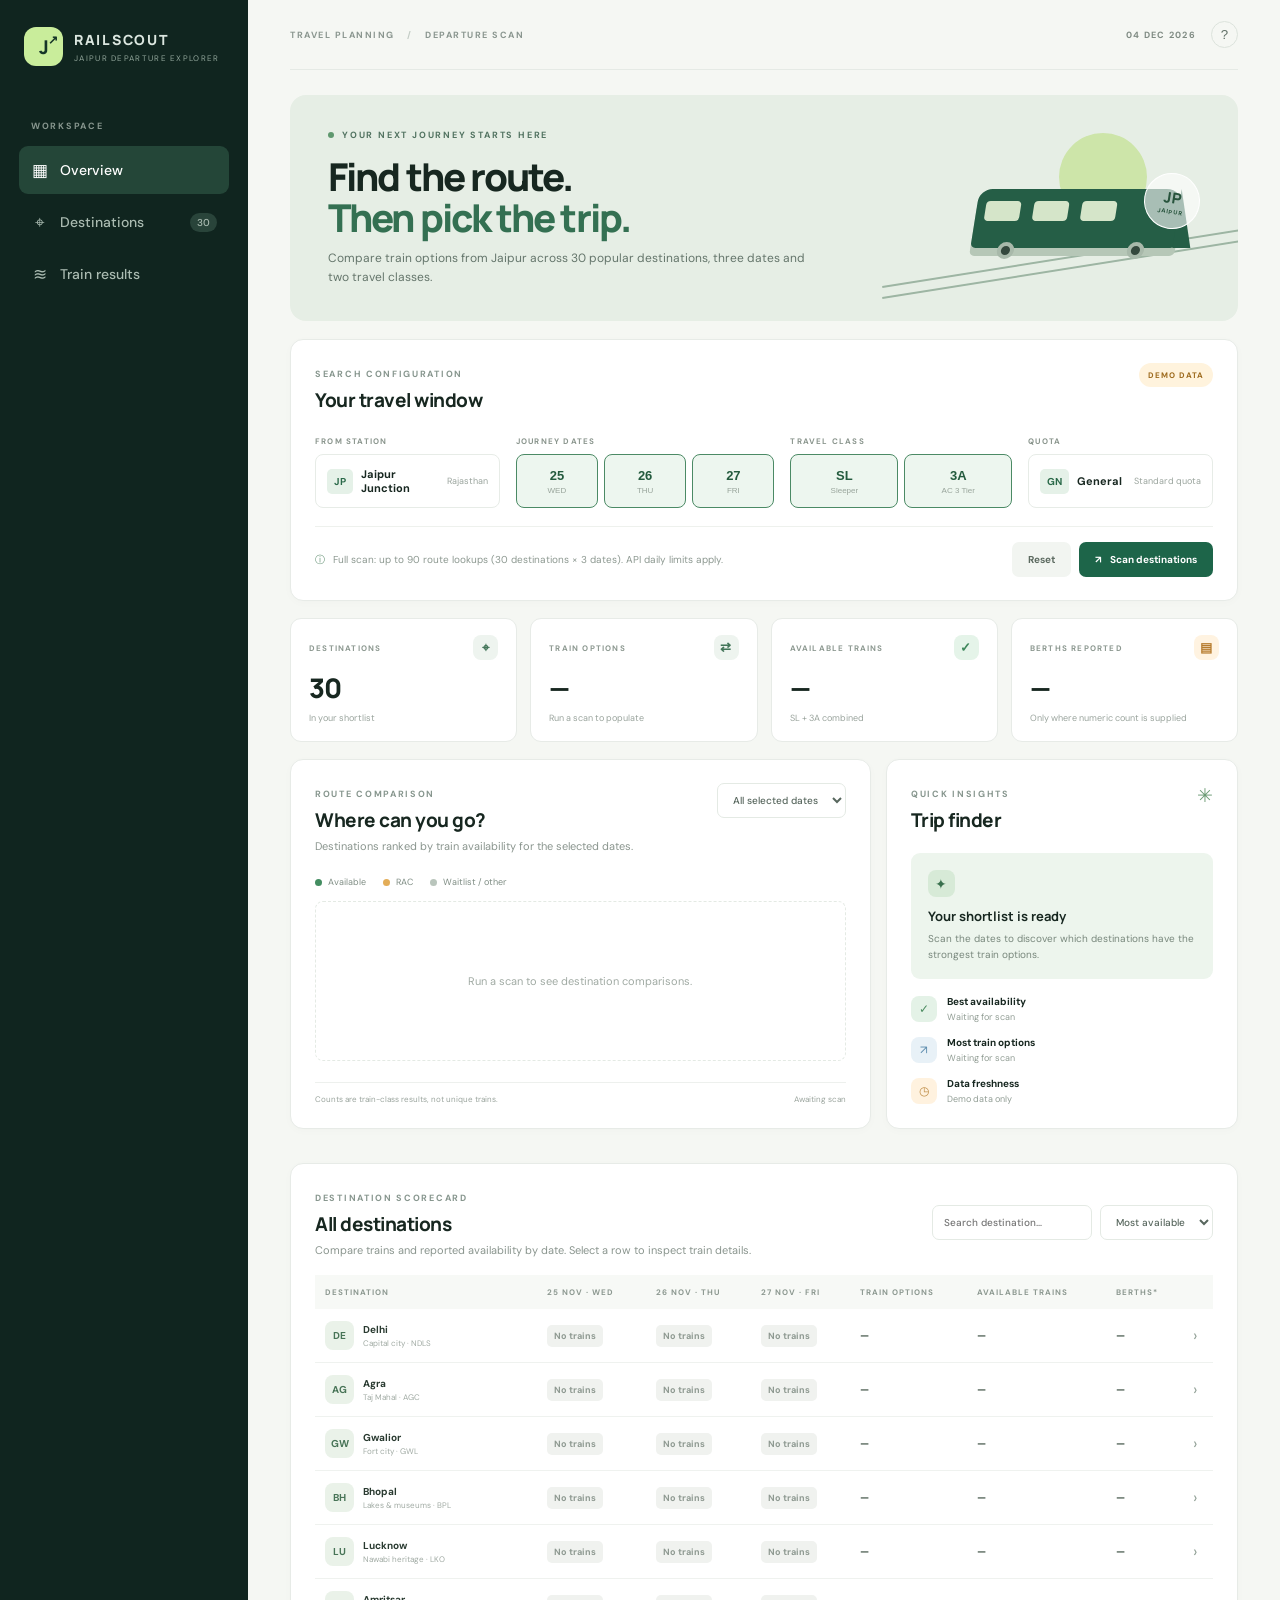
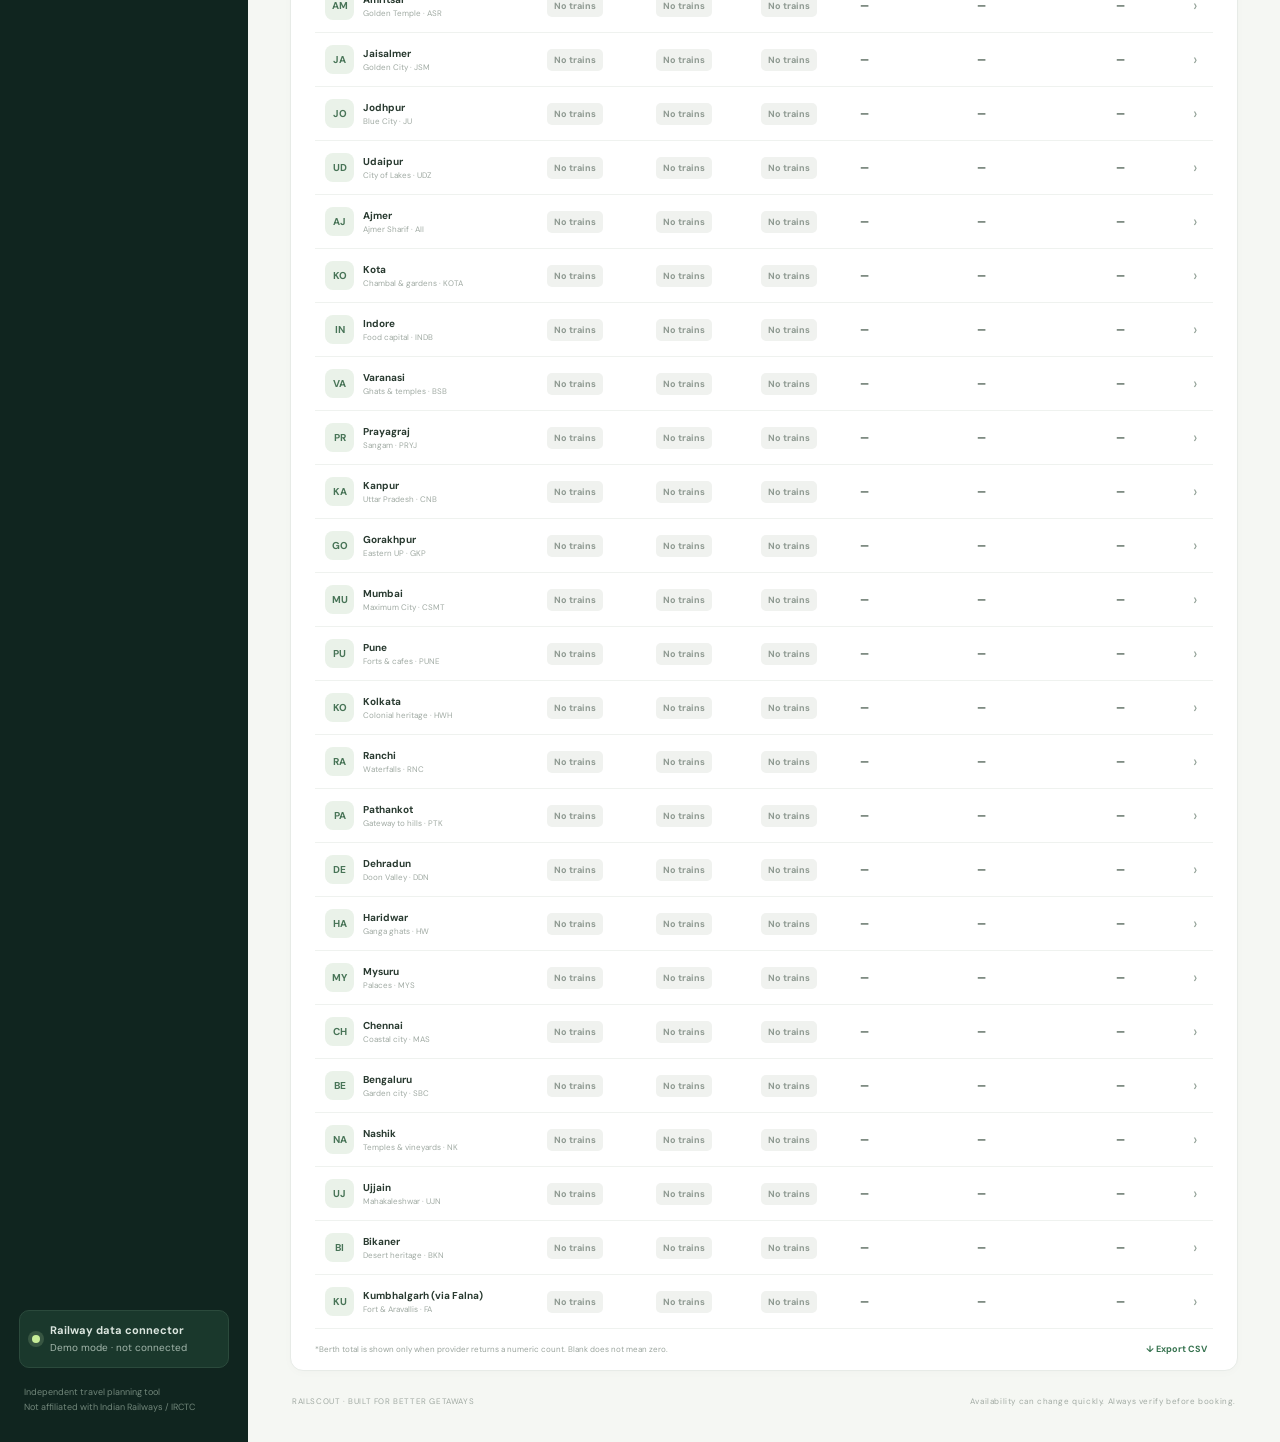
<file: index.html>
<!doctype html>
<html lang="en">
<head>
<meta charset="utf-8"><meta name="viewport" content="width=device-width,initial-scale=1">
<meta name="theme-color" content="#10251f"><title>Jaipur Departure Explorer</title>
<link rel="preconnect" href="https://fonts.googleapis.com"><link rel="preconnect" href="https://fonts.gstatic.com" crossorigin>
<link href="https://fonts.googleapis.com/css2?family=DM+Sans:wght@400;500;600;700&family=Manrope:wght@400;500;600;700;800&display=swap" rel="stylesheet">
<link rel="stylesheet" href="styles.css">
</head>
<body>
<div class="app-shell">
  <aside class="sidebar">
    <div class="brand"><div class="brand-mark">J<span>↗</span></div><div><b>RAILSCOUT</b><small>JAIPUR DEPARTURE EXPLORER</small></div></div>
    <div class="side-label">WORKSPACE</div>
    <a class="nav active" href="#overview"><span>▦</span> Overview</a>
    <a class="nav" href="#destinations"><span>⌖</span> Destinations <em>30</em></a>
    <a class="nav" href="#train-results"><span>≋</span> Train results</a>
    <div class="side-bottom"><div class="side-note"><div class="pulse"></div><div><b>Railway data connector</b><small id="connectorState">Demo mode · not connected</small></div></div><div class="side-foot">Independent travel planning tool<br>Not affiliated with Indian Railways / IRCTC</div></div>
  </aside>
  <main class="main" id="overview">
    <header class="topbar"><div class="crumb">TRAVEL PLANNING <span>/</span> DEPARTURE SCAN</div><div class="top-actions"><span class="today" id="todayLabel">19 NOV 2026</span><button class="icon-btn" id="helpBtn" title="Help">?</button></div></header>
    <section class="hero"><div><div class="eyebrow"><span class="eyebrow-dot"></span> YOUR NEXT JOURNEY STARTS HERE</div><h1>Find the route.<br><i>Then pick the trip.</i></h1><p>Compare train options from Jaipur across 30 popular destinations, three dates and two travel classes.</p></div><div class="hero-art"><div class="sun"></div><div class="track t1"></div><div class="track t2"></div><div class="train-illustration"><div class="train-window"></div><div class="train-window"></div><div class="train-window"></div><div class="train-wheel w1"></div><div class="train-wheel w2"></div></div><div class="hero-stamp">JP<br><small>JAIPUR</small></div></div></section>
    <section class="filters panel">
      <div class="panel-heading"><div><span class="section-kicker">SEARCH CONFIGURATION</span><h2>Your travel window</h2></div><span class="status-pill demo" id="modePill">DEMO DATA</span></div>
      <div class="filter-grid">
        <label class="field"><span>FROM STATION</span><div class="input-wrap fixed"><b>JP</b><strong>Jaipur Junction</strong><small>Rajasthan</small></div></label>
        <label class="field"><span>JOURNEY DATES</span><div class="date-pills"><button class="date-pill selected" data-date="2026-11-25">25 <small>WED</small></button><button class="date-pill selected" data-date="2026-11-26">26 <small>THU</small></button><button class="date-pill selected" data-date="2026-11-27">27 <small>FRI</small></button></div></label>
        <label class="field"><span>TRAVEL CLASS</span><div class="class-pills"><button class="class-pill selected" data-class="SL">SL <small>Sleeper</small></button><button class="class-pill selected" data-class="3A">3A <small>AC 3 Tier</small></button></div></label>
        <label class="field"><span>QUOTA</span><div class="input-wrap fixed quota"><b>GN</b><strong>General</strong><small>Standard quota</small></div></label>
      </div>
      <div class="filter-footer"><div class="filter-hint"><span>ⓘ</span> Full scan: up to 90 route lookups (30 destinations × 3 dates). API daily limits apply.</div><div class="actions"><button class="btn btn-ghost" id="resetBtn">Reset</button><button class="btn btn-primary" id="scanBtn"><span>↗</span> Scan destinations</button></div></div>
    </section>
    <section class="stats-grid" id="statsGrid">
      <div class="stat-card"><div class="stat-top"><span>DESTINATIONS</span><span class="stat-icon">⌖</span></div><strong id="statDest">30</strong><small>In your shortlist</small></div>
      <div class="stat-card"><div class="stat-top"><span>TRAIN OPTIONS</span><span class="stat-icon">⇄</span></div><strong id="statTrains">—</strong><small id="statTrainsSub">Run a scan to populate</small></div>
      <div class="stat-card"><div class="stat-top"><span>AVAILABLE TRAINS</span><span class="stat-icon green">✓</span></div><strong id="statAvailable">—</strong><small>SL + 3A combined</small></div>
      <div class="stat-card"><div class="stat-top"><span>BERTHS REPORTED</span><span class="stat-icon amber">▤</span></div><strong id="statBerths">—</strong><small>Only where numeric count is supplied</small></div>
    </section>
    <section class="content-grid">
      <div class="panel chart-panel" id="destinations"><div class="panel-heading"><div><span class="section-kicker">ROUTE COMPARISON</span><h2>Where can you go?</h2><p>Destinations ranked by train availability for the selected dates.</p></div><select id="chartDate" class="select"><option value="all">All selected dates</option><option value="2026-11-25">25 Nov</option><option value="2026-11-26">26 Nov</option><option value="2026-11-27">27 Nov</option></select></div><div class="legend"><span><i class="dot available"></i> Available</span><span><i class="dot rac"></i> RAC</span><span><i class="dot wait"></i> Waitlist / other</span></div><div id="chart" class="bar-chart"><div class="empty-chart">Run a scan to see destination comparisons.</div></div><div class="chart-foot"><span>Counts are train-class results, not unique trains.</span><span id="chartMeta">Awaiting scan</span></div></div>
      <div class="panel insight-panel"><div class="panel-heading"><div><span class="section-kicker">QUICK INSIGHTS</span><h2>Trip finder</h2></div><span class="spark">✳</span></div><div class="insight-main"><div class="insight-icon">✦</div><b id="insightTitle">Your shortlist is ready</b><p id="insightText">Scan the dates to discover which destinations have the strongest train options.</p></div><div class="insight-list"><div><span class="mini-icon green-bg">✓</span><span><b>Best availability</b><small id="bestDest">Waiting for scan</small></span></div><div><span class="mini-icon blue-bg">↗</span><span><b>Most train options</b><small id="mostTrains">Waiting for scan</small></span></div><div><span class="mini-icon amber-bg">◷</span><span><b>Data freshness</b><small id="freshness">Demo data only</small></span></div></div></div>
    </section>
    <section class="panel table-panel" id="train-results"><div class="panel-heading table-heading"><div><span class="section-kicker">DESTINATION SCORECARD</span><h2>All destinations</h2><p>Compare trains and reported availability by date. Select a row to inspect train details.</p></div><div class="table-tools"><input id="searchInput" class="search" placeholder="Search destination…"><select id="sortSelect" class="select"><option value="available">Most available</option><option value="trains">Most trains</option><option value="name">Name A–Z</option></select></div></div>
      <div class="table-scroll"><table><thead><tr><th>DESTINATION</th><th>25 NOV · WED</th><th>26 NOV · THU</th><th>27 NOV · FRI</th><th>TRAIN OPTIONS</th><th>AVAILABLE TRAINS</th><th>BERTHS*</th><th></th></tr></thead><tbody id="destinationRows"><tr><td colspan="8" class="empty-row">No scan results yet. Select your dates and scan destinations.</td></tr></tbody></table></div><div class="table-foot"><span>*Berth total is shown only when provider returns a numeric count. Blank does not mean zero.</span><button class="text-btn" id="exportBtn">↓ Export CSV</button></div></section>
    <footer class="footer"><span>RAILSCOUT · BUILT FOR BETTER GETAWAYS</span><span>Availability can change quickly. Always verify before booking.</span></footer>
  </main>
</div>
<div class="toast" id="toast"></div>
<div class="modal-backdrop" id="modal"><div class="modal"><button class="modal-close" id="modalClose">×</button><span class="section-kicker">TRAIN DETAILS</span><h2 id="modalTitle">Destination</h2><p id="modalSub" class="modal-sub"></p><div id="modalBody"></div><div class="modal-actions"><a id="bookLink" class="btn btn-primary" target="_blank" rel="noopener">Open IRCTC ↗</a><button class="btn btn-ghost" id="modalDone">Close</button></div></div></div>
<script src="config.js"></script><script src="app.js"></script>
</body></html>
</file>
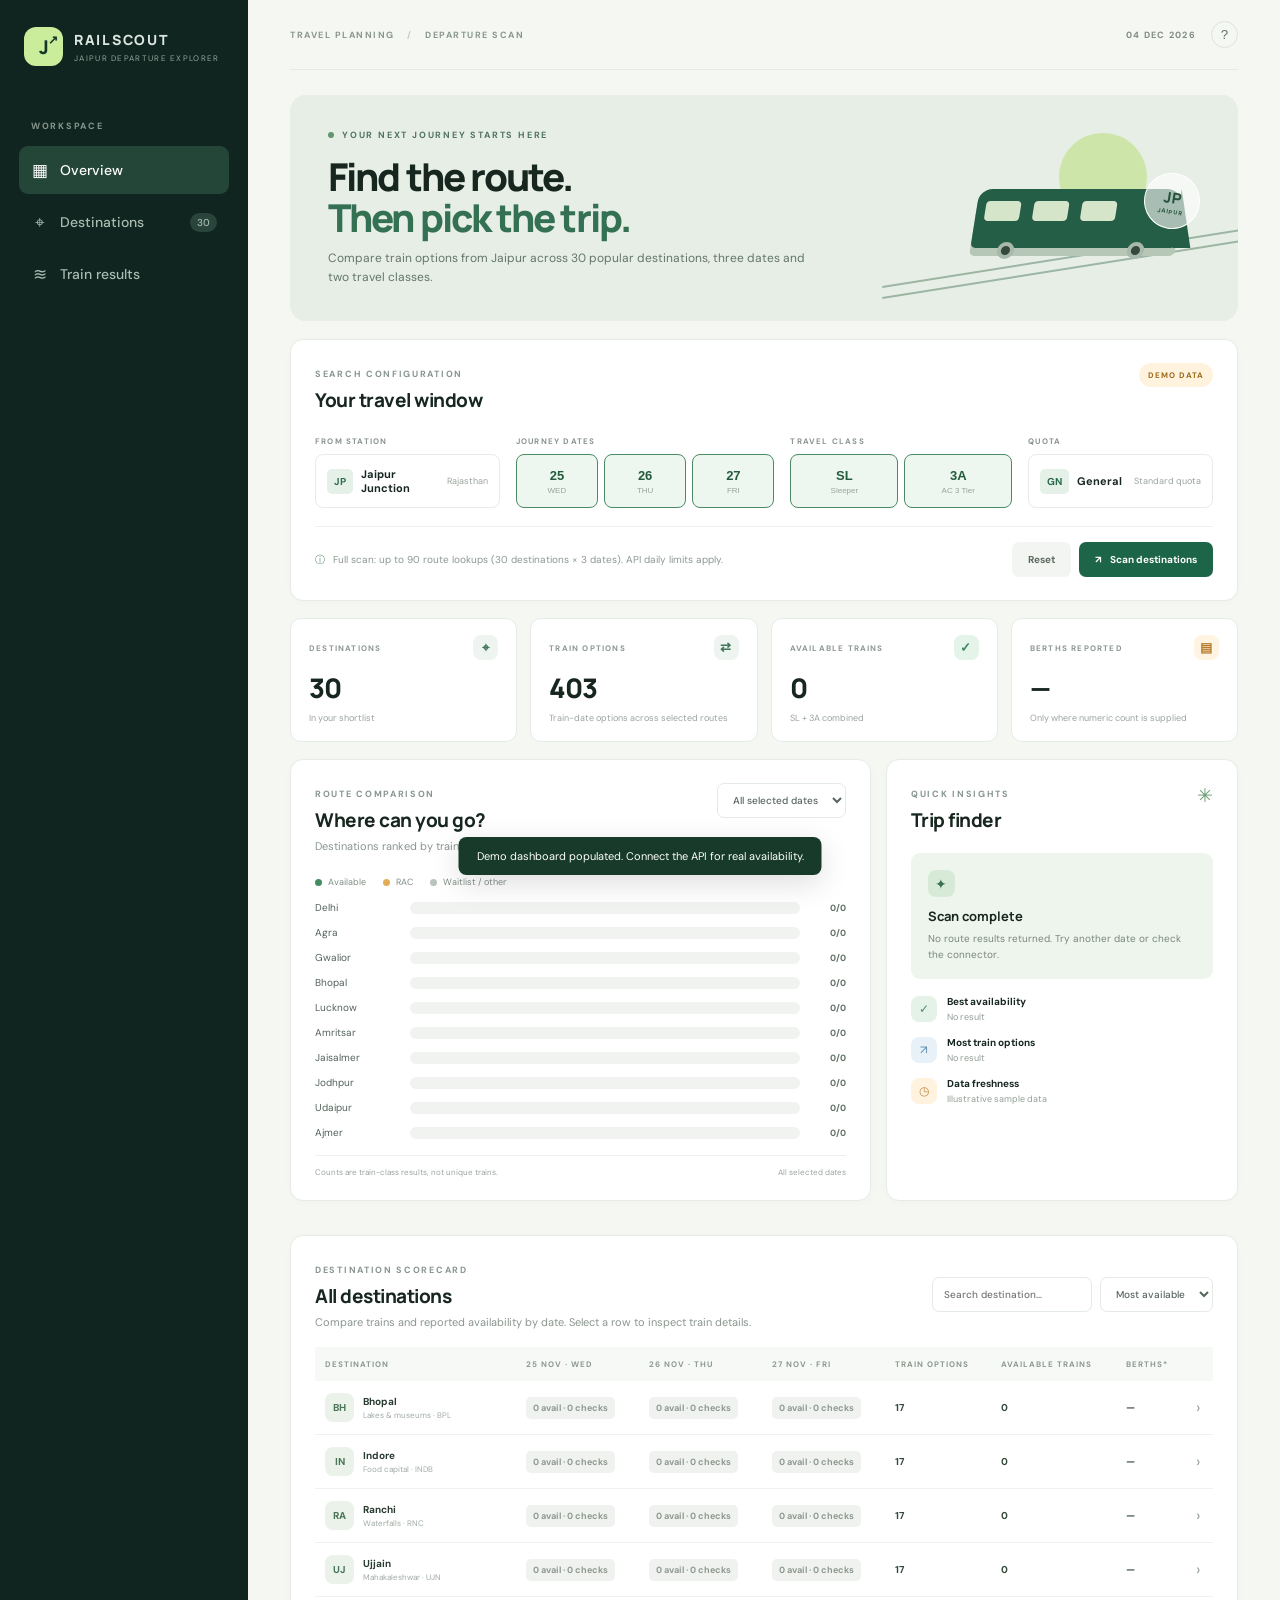
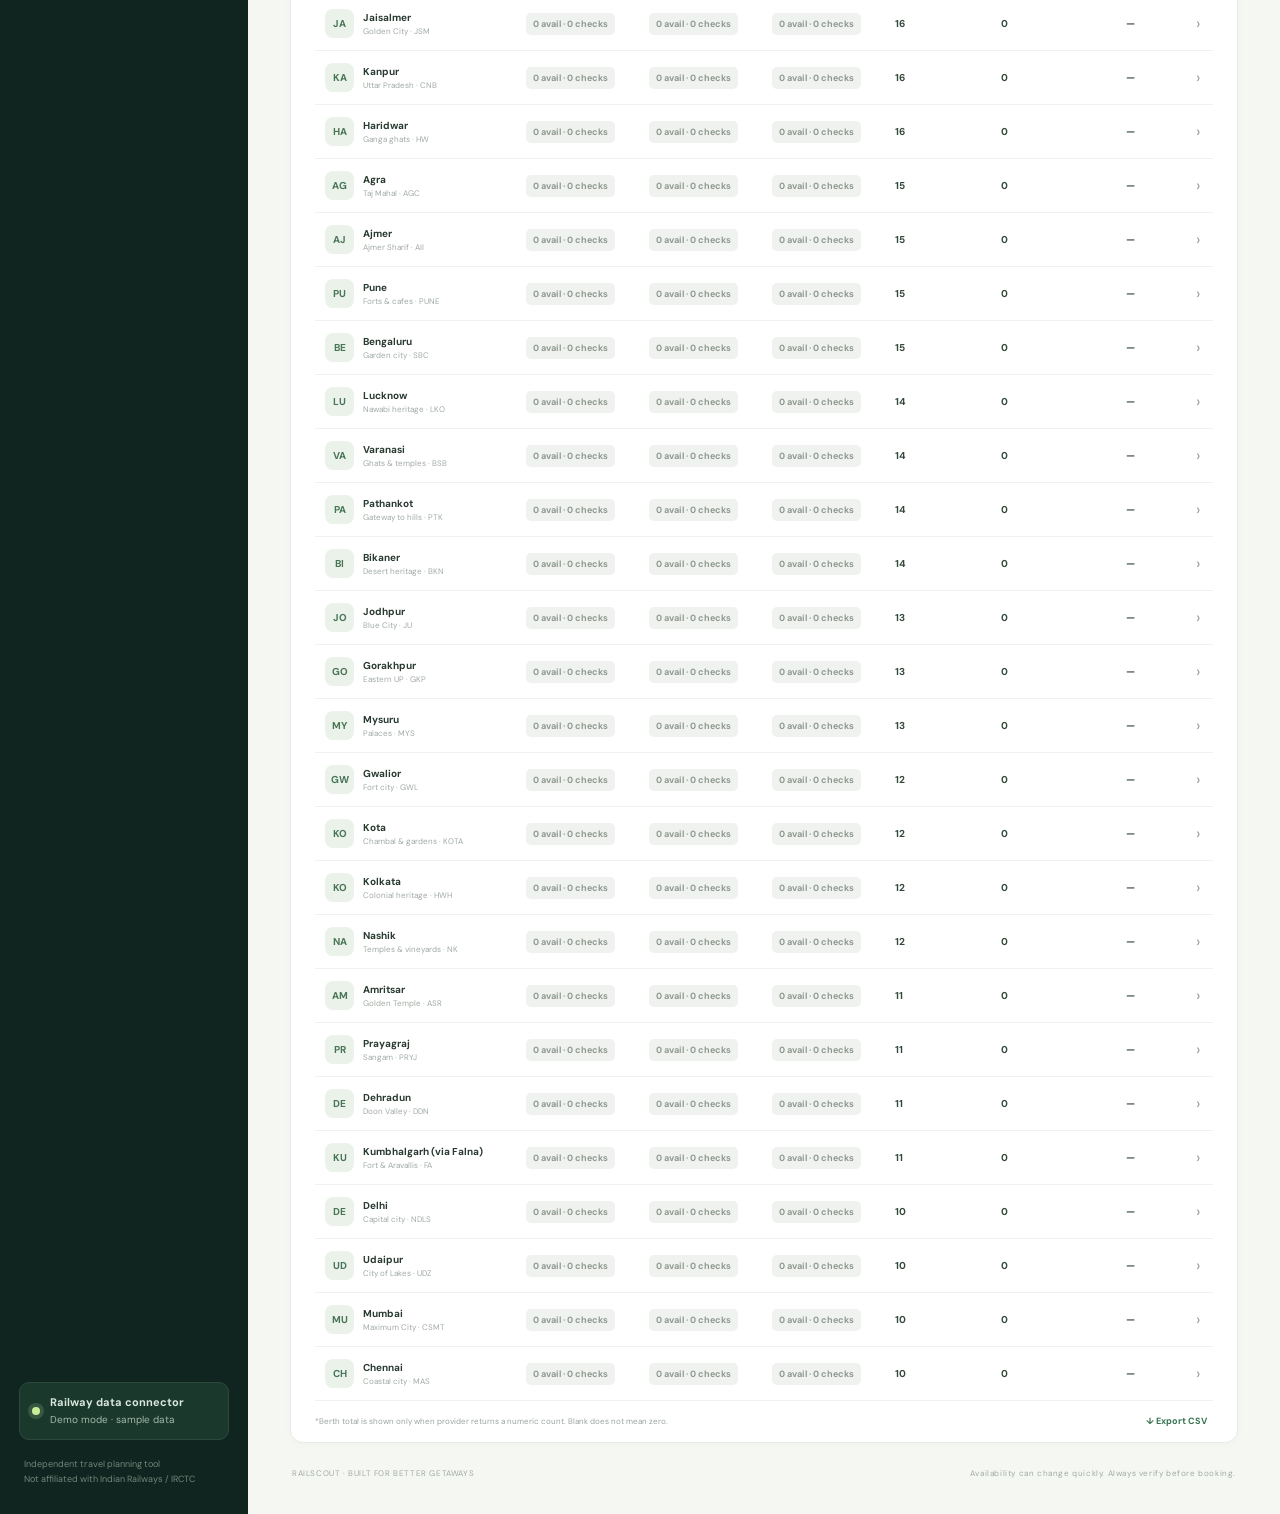
<file: test-preview.html>
<!doctype html>
<html lang="en">
<head>
<meta charset="utf-8"><meta name="viewport" content="width=device-width,initial-scale=1">
<meta name="theme-color" content="#10251f"><title>Jaipur Departure Explorer</title>
<link rel="preconnect" href="https://fonts.googleapis.com"><link rel="preconnect" href="https://fonts.gstatic.com" crossorigin>
<link href="https://fonts.googleapis.com/css2?family=DM+Sans:wght@400;500;600;700&family=Manrope:wght@400;500;600;700;800&display=swap" rel="stylesheet">
<link rel="stylesheet" href="styles.css">
</head>
<body>
<div class="app-shell">
  <aside class="sidebar">
    <div class="brand"><div class="brand-mark">J<span>↗</span></div><div><b>RAILSCOUT</b><small>JAIPUR DEPARTURE EXPLORER</small></div></div>
    <div class="side-label">WORKSPACE</div>
    <a class="nav active" href="#overview"><span>▦</span> Overview</a>
    <a class="nav" href="#destinations"><span>⌖</span> Destinations <em>30</em></a>
    <a class="nav" href="#train-results"><span>≋</span> Train results</a>
    <div class="side-bottom"><div class="side-note"><div class="pulse"></div><div><b>Railway data connector</b><small id="connectorState">Demo mode · not connected</small></div></div><div class="side-foot">Independent travel planning tool<br>Not affiliated with Indian Railways / IRCTC</div></div>
  </aside>
  <main class="main" id="overview">
    <header class="topbar"><div class="crumb">TRAVEL PLANNING <span>/</span> DEPARTURE SCAN</div><div class="top-actions"><span class="today" id="todayLabel">19 NOV 2026</span><button class="icon-btn" id="helpBtn" title="Help">?</button></div></header>
    <section class="hero"><div><div class="eyebrow"><span class="eyebrow-dot"></span> YOUR NEXT JOURNEY STARTS HERE</div><h1>Find the route.<br><i>Then pick the trip.</i></h1><p>Compare train options from Jaipur across 30 popular destinations, three dates and two travel classes.</p></div><div class="hero-art"><div class="sun"></div><div class="track t1"></div><div class="track t2"></div><div class="train-illustration"><div class="train-window"></div><div class="train-window"></div><div class="train-window"></div><div class="train-wheel w1"></div><div class="train-wheel w2"></div></div><div class="hero-stamp">JP<br><small>JAIPUR</small></div></div></section>
    <section class="filters panel">
      <div class="panel-heading"><div><span class="section-kicker">SEARCH CONFIGURATION</span><h2>Your travel window</h2></div><span class="status-pill demo" id="modePill">DEMO DATA</span></div>
      <div class="filter-grid">
        <label class="field"><span>FROM STATION</span><div class="input-wrap fixed"><b>JP</b><strong>Jaipur Junction</strong><small>Rajasthan</small></div></label>
        <label class="field"><span>JOURNEY DATES</span><div class="date-pills"><button class="date-pill selected" data-date="2026-11-25">25 <small>WED</small></button><button class="date-pill selected" data-date="2026-11-26">26 <small>THU</small></button><button class="date-pill selected" data-date="2026-11-27">27 <small>FRI</small></button></div></label>
        <label class="field"><span>TRAVEL CLASS</span><div class="class-pills"><button class="class-pill selected" data-class="SL">SL <small>Sleeper</small></button><button class="class-pill selected" data-class="3A">3A <small>AC 3 Tier</small></button></div></label>
        <label class="field"><span>QUOTA</span><div class="input-wrap fixed quota"><b>GN</b><strong>General</strong><small>Standard quota</small></div></label>
      </div>
      <div class="filter-footer"><div class="filter-hint"><span>ⓘ</span> Full scan: up to 90 route lookups (30 destinations × 3 dates). API daily limits apply.</div><div class="actions"><button class="btn btn-ghost" id="resetBtn">Reset</button><button class="btn btn-primary" id="scanBtn"><span>↗</span> Scan destinations</button></div></div>
    </section>
    <section class="stats-grid" id="statsGrid">
      <div class="stat-card"><div class="stat-top"><span>DESTINATIONS</span><span class="stat-icon">⌖</span></div><strong id="statDest">30</strong><small>In your shortlist</small></div>
      <div class="stat-card"><div class="stat-top"><span>TRAIN OPTIONS</span><span class="stat-icon">⇄</span></div><strong id="statTrains">—</strong><small id="statTrainsSub">Run a scan to populate</small></div>
      <div class="stat-card"><div class="stat-top"><span>AVAILABLE TRAINS</span><span class="stat-icon green">✓</span></div><strong id="statAvailable">—</strong><small>SL + 3A combined</small></div>
      <div class="stat-card"><div class="stat-top"><span>BERTHS REPORTED</span><span class="stat-icon amber">▤</span></div><strong id="statBerths">—</strong><small>Only where numeric count is supplied</small></div>
    </section>
    <section class="content-grid">
      <div class="panel chart-panel" id="destinations"><div class="panel-heading"><div><span class="section-kicker">ROUTE COMPARISON</span><h2>Where can you go?</h2><p>Destinations ranked by train availability for the selected dates.</p></div><select id="chartDate" class="select"><option value="all">All selected dates</option><option value="2026-11-25">25 Nov</option><option value="2026-11-26">26 Nov</option><option value="2026-11-27">27 Nov</option></select></div><div class="legend"><span><i class="dot available"></i> Available</span><span><i class="dot rac"></i> RAC</span><span><i class="dot wait"></i> Waitlist / other</span></div><div id="chart" class="bar-chart"><div class="empty-chart">Run a scan to see destination comparisons.</div></div><div class="chart-foot"><span>Counts are train-class results, not unique trains.</span><span id="chartMeta">Awaiting scan</span></div></div>
      <div class="panel insight-panel"><div class="panel-heading"><div><span class="section-kicker">QUICK INSIGHTS</span><h2>Trip finder</h2></div><span class="spark">✳</span></div><div class="insight-main"><div class="insight-icon">✦</div><b id="insightTitle">Your shortlist is ready</b><p id="insightText">Scan the dates to discover which destinations have the strongest train options.</p></div><div class="insight-list"><div><span class="mini-icon green-bg">✓</span><span><b>Best availability</b><small id="bestDest">Waiting for scan</small></span></div><div><span class="mini-icon blue-bg">↗</span><span><b>Most train options</b><small id="mostTrains">Waiting for scan</small></span></div><div><span class="mini-icon amber-bg">◷</span><span><b>Data freshness</b><small id="freshness">Demo data only</small></span></div></div></div>
    </section>
    <section class="panel table-panel" id="train-results"><div class="panel-heading table-heading"><div><span class="section-kicker">DESTINATION SCORECARD</span><h2>All destinations</h2><p>Compare trains and reported availability by date. Select a row to inspect train details.</p></div><div class="table-tools"><input id="searchInput" class="search" placeholder="Search destination…"><select id="sortSelect" class="select"><option value="available">Most available</option><option value="trains">Most trains</option><option value="name">Name A–Z</option></select></div></div>
      <div class="table-scroll"><table><thead><tr><th>DESTINATION</th><th>25 NOV · WED</th><th>26 NOV · THU</th><th>27 NOV · FRI</th><th>TRAIN OPTIONS</th><th>AVAILABLE TRAINS</th><th>BERTHS*</th><th></th></tr></thead><tbody id="destinationRows"><tr><td colspan="8" class="empty-row">No scan results yet. Select your dates and scan destinations.</td></tr></tbody></table></div><div class="table-foot"><span>*Berth total is shown only when provider returns a numeric count. Blank does not mean zero.</span><button class="text-btn" id="exportBtn">↓ Export CSV</button></div></section>
    <footer class="footer"><span>RAILSCOUT · BUILT FOR BETTER GETAWAYS</span><span>Availability can change quickly. Always verify before booking.</span></footer>
  </main>
</div>
<div class="toast" id="toast"></div>
<div class="modal-backdrop" id="modal"><div class="modal"><button class="modal-close" id="modalClose">×</button><span class="section-kicker">TRAIN DETAILS</span><h2 id="modalTitle">Destination</h2><p id="modalSub" class="modal-sub"></p><div id="modalBody"></div><div class="modal-actions"><a id="bookLink" class="btn btn-primary" target="_blank" rel="noopener">Open IRCTC ↗</a><button class="btn btn-ghost" id="modalDone">Close</button></div></div></div>
<script src="config.js"></script><script src="app.js"></script>
<script>setTimeout(()=>document.getElementById("scanBtn").click(),100);</script></body></html>
</file>
<file: styles.css>
:root{--ink:#172720;--muted:#7d8982;--line:#e7ebe7;--paper:#f5f7f3;--green:#1d6549;--green2:#dff0e6;--lime:#c9ed9b;--amber:#e6a74b;--blue:#8bb5d4;--red:#d78c77;--white:#fff}*{box-sizing:border-box}body{margin:0;background:var(--paper);color:var(--ink);font-family:'DM Sans',sans-serif;font-size:14px}.app-shell{display:flex;min-height:100vh}.sidebar{width:248px;background:#10251f;color:#dbe6df;padding:27px 19px;display:flex;flex-direction:column;flex-shrink:0}.brand{display:flex;align-items:center;gap:11px;margin:0 0 54px 5px}.brand-mark{width:39px;height:39px;border-radius:12px;background:var(--lime);color:#153528;display:grid;place-items:center;font:800 19px Manrope;position:relative}.brand-mark span{position:absolute;font-size:12px;right:5px;top:4px}.brand b{display:block;font:800 14px Manrope;letter-spacing:1.7px}.brand small{display:block;color:#91a59a;font-size:8px;letter-spacing:1.3px;margin-top:4px}.side-label,.section-kicker{font-size:9px;font-weight:700;letter-spacing:1.7px;color:#87968e}.side-label{padding-left:12px;margin-bottom:12px}.nav{color:#aabbb1;text-decoration:none;padding:13px 12px;border-radius:9px;margin:2px 0;display:flex;align-items:center;gap:12px;font-weight:500}.nav span{font-size:17px;width:17px;text-align:center}.nav em{font-style:normal;font-size:10px;margin-left:auto;background:#29443a;padding:3px 7px;border-radius:10px}.nav.active{background:#244638;color:#fff}.side-bottom{margin-top:auto}.side-note{display:flex;gap:10px;align-items:center;background:#1a382c;border:1px solid #2b4a3c;border-radius:10px;padding:12px}.pulse{width:8px;height:8px;background:#c7ed98;border-radius:50%;box-shadow:0 0 0 4px #385642}.side-note b{font-size:11px;display:block}.side-note small{font-size:10px;color:#a4b7ac}.side-foot{font-size:9px;line-height:1.7;color:#71867a;margin:17px 5px 0}.main{width:min(1480px,calc(100% - 248px));padding:0 42px 28px;margin:0 auto}.topbar{height:70px;display:flex;align-items:center;justify-content:space-between;border-bottom:1px solid #e5eae5}.crumb{font-size:9px;letter-spacing:1.5px;color:#8a968f;font-weight:700}.crumb span{padding:0 9px;color:#c3ccc5}.top-actions{display:flex;align-items:center;gap:15px}.today{font-size:9px;letter-spacing:1.3px;color:#7f8b83;font-weight:700}.icon-btn{width:27px;height:27px;border-radius:50%;border:1px solid #dce3dc;background:transparent;color:#617067}.hero{min-height:218px;background:#e6eee5;border-radius:16px;margin:25px 0 18px;padding:34px 38px;display:flex;align-items:center;justify-content:space-between;overflow:hidden;position:relative}.eyebrow{font-size:9px;letter-spacing:1.8px;font-weight:700;color:#527361;display:flex;align-items:center;gap:8px}.eyebrow-dot{width:6px;height:6px;border-radius:50%;background:#5f986e}.hero h1{font:800 clamp(30px,3vw,42px)/1.08 Manrope;margin:15px 0 10px;letter-spacing:-1.9px}.hero h1 i{font-style:normal;color:#347052}.hero p{color:#64756b;margin:0;max-width:480px;line-height:1.6;font-size:12px}.hero-art{height:150px;width:330px;position:relative;flex-shrink:0}.sun{position:absolute;width:88px;height:88px;border-radius:50%;background:#cde5a9;right:53px;top:0}.track{height:2px;background:#9db5a3;position:absolute;right:-50px;bottom:24px;width:370px;transform:rotate(-9deg)}.t2{bottom:13px;transform:rotate(-9deg)}.train-illustration{position:absolute;right:20px;bottom:35px;width:205px;height:59px;border-radius:13px 18px 5px 5px;background:#255e46;transform:skewX(-9deg);box-shadow:0 8px 0 #b6c7b7}.train-illustration:before{content:'';position:absolute;right:-15px;top:0;border-left:18px solid #255e46;border-top:59px solid transparent}.train-window{display:inline-block;width:35px;height:20px;background:#d5e5c9;border-radius:4px;margin:12px 4px 0 9px}.train-wheel{position:absolute;width:17px;height:17px;border-radius:50%;background:#34483d;border:4px solid #a8b9aa;bottom:-11px}.w1{left:27px}.w2{right:31px}.hero-stamp{position:absolute;right:0;top:40px;background:#fff9;border:1px solid #fff;border-radius:50%;width:56px;height:56px;display:grid;place-content:center;text-align:center;font:800 15px Manrope;color:#28543d;transform:rotate(9deg)}.hero-stamp small{font:700 6px 'DM Sans';letter-spacing:1px}.panel{background:#fff;border:1px solid var(--line);border-radius:13px;padding:23px 24px;margin-bottom:17px;box-shadow:0 2px 10px #223c2605}.panel-heading{display:flex;justify-content:space-between;align-items:flex-start;gap:15px}.panel-heading h2{font:750 19px Manrope;margin:6px 0 0;letter-spacing:-.5px}.panel-heading p{margin:6px 0 0;color:#8a958e;font-size:11px}.status-pill{font-size:8px;font-weight:700;letter-spacing:1px;padding:7px 9px;border-radius:20px}.status-pill.demo{background:#fff3dd;color:#9d6a1d}.status-pill.live{background:#e0f2e6;color:#286746}.filter-grid{display:grid;grid-template-columns:1fr 1.4fr 1.2fr 1fr;gap:16px;margin:23px 0 18px}.field>span{font-size:8px;letter-spacing:1.2px;color:#8a958d;font-weight:700;display:block;margin-bottom:8px}.input-wrap{height:54px;border:1px solid #e7ece7;border-radius:8px;display:flex;align-items:center;padding:0 11px;gap:8px}.input-wrap b{background:#e5f1e8;color:#2a6949;padding:6px 7px;border-radius:5px;font-size:10px}.input-wrap strong{font-size:11px}.input-wrap small{font-size:9px;color:#9aa49d;margin-left:auto}.date-pills,.class-pills{height:54px;display:flex;gap:6px}.date-pill,.class-pill{border:1px solid #e4eae4;background:#fff;border-radius:8px;flex:1;color:#53645a;font-weight:700;font-size:13px;cursor:pointer}.date-pill small,.class-pill small{display:block;font-size:8px;color:#98a49b;font-weight:500;margin-top:3px}.date-pill.selected,.class-pill.selected{border-color:#4b8a65;background:#edf6ef;color:#245b3e}.filter-footer{border-top:1px solid #eef1ed;padding-top:15px;display:flex;justify-content:space-between;align-items:center}.filter-hint{font-size:10px;color:#8c9890}.filter-hint span{color:#629072;margin-right:5px}.actions{display:flex;gap:8px}.btn{border:0;border-radius:7px;padding:11px 16px;font:700 10px 'DM Sans';cursor:pointer;text-decoration:none;display:inline-flex;align-items:center;justify-content:center;gap:8px}.btn-primary{background:#1d6549;color:white}.btn-primary:hover{background:#164e38}.btn-ghost{background:#f2f5f1;color:#5c6a60}.stats-grid{display:grid;grid-template-columns:repeat(4,1fr);gap:13px;margin-bottom:17px}.stat-card{background:#fff;border:1px solid var(--line);border-radius:11px;padding:16px 18px}.stat-top{display:flex;justify-content:space-between;align-items:center;color:#8c9890;font-size:8px;font-weight:700;letter-spacing:1.2px}.stat-icon{width:25px;height:25px;border-radius:8px;background:#eef4ef;display:grid;place-items:center;color:#44765a;font-size:13px}.stat-icon.green{background:#e5f4e9;color:#3e875b}.stat-icon.amber{background:#fff3e1;color:#b77c2e}.stat-card>strong{font:800 27px Manrope;display:block;margin:9px 0 1px;letter-spacing:-1px}.stat-card>small{font-size:9px;color:#9aa49d}.content-grid{display:grid;grid-template-columns:1.65fr 1fr;gap:15px;margin-bottom:17px}.chart-panel,.insight-panel{min-height:340px}.select,.search{border:1px solid #e4eae4;background:white;border-radius:7px;padding:9px 11px;color:#58675e;font:500 10px 'DM Sans';outline:none}.legend{display:flex;gap:17px;margin:23px 0 13px;font-size:9px;color:#7f8d84}.legend span{display:flex;align-items:center;gap:6px}.dot{width:7px;height:7px;border-radius:50%}.dot.available{background:#438d61}.dot.rac{background:#e3ad58}.dot.wait{background:#b9c5bc}.bar-chart{display:flex;flex-direction:column;gap:12px;min-height:165px}.bar-row{display:grid;grid-template-columns:85px 1fr 36px;align-items:center;gap:10px}.bar-name{font-size:10px;color:#53635a;white-space:nowrap;overflow:hidden;text-overflow:ellipsis}.bar-track{height:12px;border-radius:10px;background:#f0f3ef;display:flex;overflow:hidden}.bar-seg{height:100%}.bar-seg.av{background:#4d9569}.bar-seg.rac{background:#e6b765}.bar-seg.wl{background:#bdc9c0}.bar-num{text-align:right;font-size:9px;font-weight:700;color:#617066}.empty-chart{display:grid;place-items:center;min-height:160px;color:#a0aaa3;font-size:11px;border:1px dashed #e4eae4;border-radius:8px}.chart-foot{border-top:1px solid #edf0ed;margin-top:16px;padding-top:11px;display:flex;justify-content:space-between;color:#9aa49d;font-size:8px}.spark{color:#6a9a73;font-size:19px}.insight-main{background:#edf5ed;border-radius:9px;padding:17px;margin:20px 0 16px}.insight-icon{width:27px;height:27px;border-radius:8px;background:#d7ead7;color:#39704d;display:grid;place-items:center;margin-bottom:10px}.insight-main b{font:700 13px Manrope}.insight-main p{font-size:10px;line-height:1.55;color:#78877c;margin:6px 0 0}.insight-list{display:flex;flex-direction:column;gap:13px}.insight-list>div{display:flex;align-items:center;gap:10px}.mini-icon{width:26px;height:26px;border-radius:8px;display:grid;place-items:center;font-size:12px}.green-bg{background:#e4f2e7;color:#4b8c60}.blue-bg{background:#e8f1f7;color:#5c8cae}.amber-bg{background:#fff2df;color:#bd8a42}.insight-list b{display:block;font-size:10px}.insight-list small{display:block;font-size:9px;color:#929e95;margin-top:3px}.table-panel{padding-bottom:14px}.table-heading{align-items:center;margin-bottom:18px}.table-tools{display:flex;gap:8px}.search{width:160px}.table-scroll{overflow-x:auto}table{border-collapse:collapse;width:100%;min-width:850px}thead th{text-align:left;background:#f7f9f6;color:#8c9890;font-size:8px;letter-spacing:1px;padding:12px 10px;font-weight:700;white-space:nowrap}tbody td{border-bottom:1px solid #eff2ef;padding:12px 10px;font-size:10px;color:#66746a;white-space:nowrap}tbody tr{cursor:pointer}tbody tr:hover{background:#f8fbf7}.dest-cell{display:flex;align-items:center;gap:9px}.dest-avatar{width:29px;height:29px;border-radius:8px;background:#eaf2e9;color:#487457;display:grid;place-items:center;font-size:10px;font-weight:700}.dest-cell b{display:block;color:#293a30;font-size:10px}.dest-cell small{display:block;color:#a0aaa3;font-size:8px;margin-top:2px}.date-cell{display:inline-flex;align-items:center;gap:5px;border-radius:5px;padding:5px 7px;font-size:9px;font-weight:700}.date-cell.good{background:#e7f4e9;color:#3e8055}.date-cell.mixed{background:#fff4e2;color:#a77a36}.date-cell.none{background:#f0f2ef;color:#8e9991}.date-cell.demo{opacity:.85}.metric{font-weight:700;color:#34483a}.detail-arrow{color:#91a096;font-size:16px}.empty-row{text-align:center!important;padding:35px!important;color:#9ca79f!important}.table-foot{display:flex;justify-content:space-between;align-items:center;padding-top:13px;color:#9aa49d;font-size:8px}.text-btn{background:none;border:0;color:#36724f;font:700 9px 'DM Sans';cursor:pointer}.footer{display:flex;justify-content:space-between;padding:8px 2px;color:#a1aaa3;font-size:8px;letter-spacing:.6px}.toast{position:fixed;bottom:25px;left:50%;transform:translate(-50%,20px);opacity:0;pointer-events:none;background:#173a2b;color:white;padding:12px 18px;border-radius:8px;font-size:11px;box-shadow:0 8px 30px #0002;transition:.25s;z-index:10}.toast.show{opacity:1;transform:translate(-50%,0)}.modal-backdrop{position:fixed;inset:0;background:#10251f88;display:none;align-items:center;justify-content:center;padding:20px;z-index:20}.modal-backdrop.open{display:flex}.modal{background:white;border-radius:14px;padding:27px;width:min(620px,100%);max-height:85vh;overflow:auto;position:relative;box-shadow:0 20px 70px #10251f44}.modal h2{font:800 23px Manrope;margin:7px 0}.modal-sub{color:#87948b;font-size:11px;margin:0 0 18px}.modal-close{position:absolute;right:18px;top:14px;border:0;background:#f1f4f0;border-radius:50%;width:28px;height:28px;font-size:19px;color:#637267;cursor:pointer}.modal-actions{display:flex;gap:8px;margin-top:20px}.train-item{border:1px solid #e9eee9;border-radius:9px;padding:13px;margin:9px 0}.train-item-head{display:flex;justify-content:space-between;gap:10px}.train-item b{font-size:11px}.train-item small{font-size:9px;color:#8d9990}.class-status{display:flex;gap:7px;flex-wrap:wrap;margin-top:10px}.class-tag{background:#edf5ee;color:#3d7851;border-radius:5px;padding:5px 7px;font-size:9px;font-weight:700}.class-tag.wait{background:#fff3e2;color:#a87935}.class-tag.na{background:#f0f2ef;color:#7f8b82}.progress{display:flex;align-items:center;gap:8px;color:#87948b;font-size:10px;margin:12px 0}.progress-line{height:5px;background:#edf1ed;border-radius:5px;overflow:hidden;flex:1}.progress-line span{display:block;height:100%;background:#4e9368;width:0;transition:width .2s}
@media(max-width:1100px){.sidebar{width:205px}.main{width:calc(100% - 205px);padding:0 25px 25px}.filter-grid{grid-template-columns:1fr 1.4fr}.content-grid{grid-template-columns:1fr}.hero-art{transform:scale(.8);transform-origin:right center;margin-left:-50px}}@media(max-width:760px){.sidebar{display:none}.main{width:100%;padding:0 14px 20px}.topbar{height:55px}.hero{padding:25px 22px;min-height:190px}.hero-art{opacity:.35;position:absolute;right:-50px;bottom:0}.hero h1{font-size:32px}.filter-grid{grid-template-columns:1fr 1fr;gap:12px}.filter-footer{align-items:flex-start;gap:12px;flex-direction:column}.actions{width:100%}.actions button{flex:1}.stats-grid{grid-template-columns:1fr 1fr;gap:8px}.stat-card{padding:13px}.stat-card>strong{font-size:23px}.panel{padding:18px 15px}.panel-heading h2{font-size:17px}.table-heading{align-items:flex-start;flex-direction:column}.table-tools{width:100%}.search{flex:1}.content-grid{gap:10px}.chart-foot{gap:8px;flex-direction:column}.footer{gap:8px;flex-direction:column}.today{font-size:8px}}
</file>
